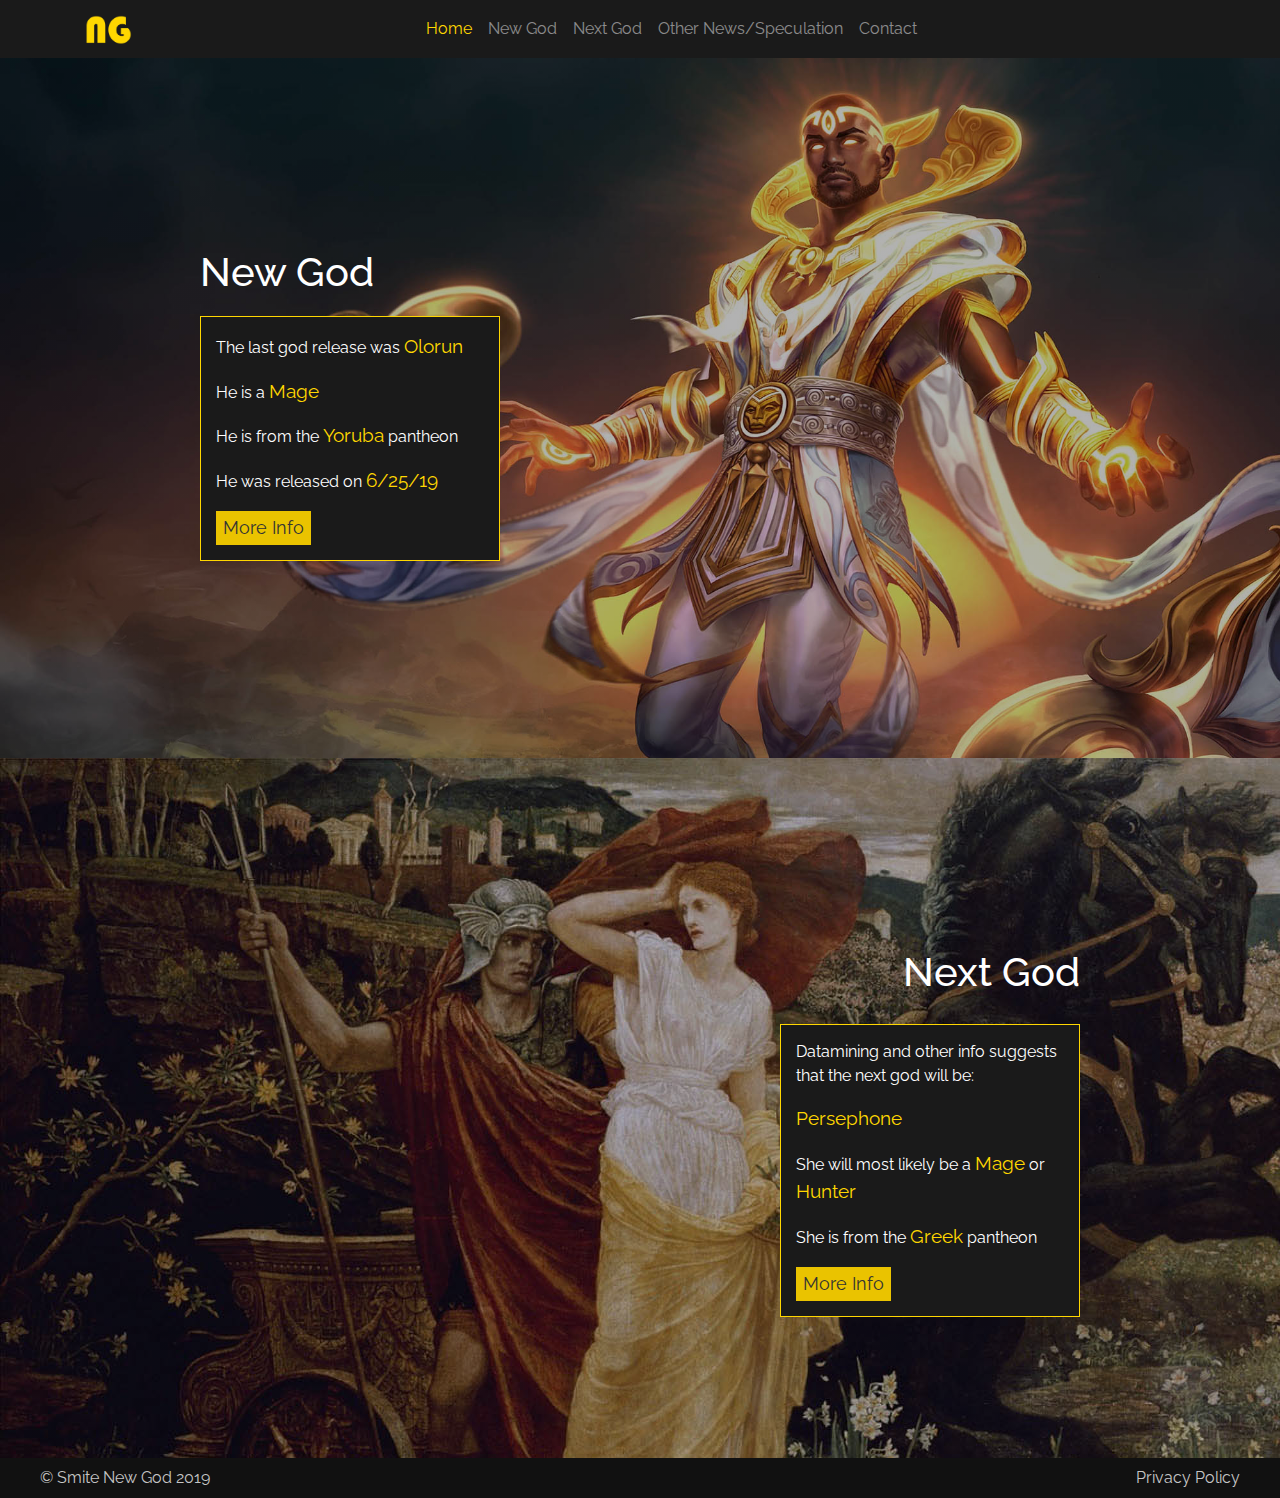
<file: index.html>
<!DOCTYPE html>

<html>
	<head>
		<!-- Global site tag (gtag.js) - Google Analytics -->
		<script async src="https://www.googletagmanager.com/gtag/js?id=UA-143625995-1"></script>
		<script>
		  window.dataLayer = window.dataLayer || [];
		  function gtag(){dataLayer.push(arguments);}
		  gtag('js', new Date());

		  gtag('config', 'UA-143625995-1', {'anonymize_ip' : true});
		</script>
		
		<!-- AdSense -->
		<script async src="https://pagead2.googlesyndication.com/pagead/js/adsbygoogle.js"></script>
		<script>
		  (adsbygoogle = window.adsbygoogle || []).push({
			google_ad_client: "ca-pub-5064326101185449",
			enable_page_level_ads: true
		  });
		</script>

		<meta http-equiv= "Content-Type" content =" text/html; charset=UTF-8">
		<meta charset="utf-8">
		<meta name = "viewport" content = "width=device-width, initial-scale=1">
		<meta name = "description" content = "Latest news on the new Smite God releases and datamining">
		<meta name = "author" content = "TJ Hume">
		<link rel = "icon" href = "assets/img/favicon-oval.png">
		
		<title>Smite New God | Latest News on Smite God Releases and Datamining</title>
		
		<!-- Bootstrap core CSS -->
		<link href = "assets/css/bootstrap.min.css" rel = "stylesheet">
		
		<!-- FontAwesome Icons -->
		<link href="assets/css/font-awesome/css/font-awesome.min.css" rel = "stylesheet">
		
		<!-- Custom CSS -->
		<link href="assets/css/custom.css" rel = "stylesheet">
		
		<!-- Google Fonts -->
		<link href="https://fonts.googleapis.com/css?family=Raleway:400,700" rel="stylesheet">
		
		<!-- HTML 5 shiv and Respond.js IE8 support of HTML5 elements and media queries -->
		
		<!--[if lt IE 9]>
		<script src = "https://oss.maxcdn.com/html5shiv/3.7.2/html5shiv.min.js"</script>
		<script src = "https://oss.maxcdn.com/respond/1.4.2/respond.min.js"></script>"
		<![endif]-->
	</head>
	
	<body>
		<header class = "site-header" role = "banner">
			
			<!-- NAVBAR
			=================================== -->
			<div class = "navbar-wrapper">
				
				<div class="navbar navbar-dark navbar-expand-lg" id = "navbar" role = "navigation">
				
					<div class = "container">
						
						<div class = "navbar-header">
							<a class = "navbar-brand" href="https://tjhume.github.io/smitenewgod/"><img id = "logo" src="assets/img/logo.png" alt = "Smite New God Logo"></a>
						</div><!-- navbar-header -->
						
						<button type = "button" class = "navbar-toggler navbar-toggler-right collapsed" data-toggle = "collapse" data-target = "#nb-collapse">
								<span class = "sr-only">Toggle navigation</span>
								<span class="icon-bar top-bar"></span>
								<span class="icon-bar middle-bar"></span>
								<span class="icon-bar bottom-bar"></span>
						</button><!-- navbar toggler -->
						
						<div class = "collapse navbar-collapse" id = "nb-collapse">
							<ul class = "navbar-nav mx-auto">
								<li class = "nav-item text-nowrap"><a class = "nav-link" id = "active" href = "https://tjhume.github.io/smitenewgod/">Home</a></li>
								<li class = "nav-item text-nowrap"><a class = "nav-link" href = "new-god">New God</a></li>
								<li class = "nav-item text-nowrap"><a class = "nav-link" href = "next-god">Next God</a></li>
								<li class = "nav-item text-nowrap"><a class = "nav-link" href = "other-news">Other News/Speculation</a></li>
								<li class = "nav-item text-nowrap"><a class = "nav-link" href = "contact">Contact</a></li>
							</ul><!-- nav -->
						</div><!-- navbar collapse -->
						
					</div><!-- container -->
				</div><!-- navbar -->
				
			</div><!-- navbar-wrapper -->
			
		</header>
		
		<div class = "img-section left" id = "latest-release">
			<h1>New God</h1>
			<div class = "left-box">
				<p>The last god release was <span class = "god">Olorun</span></p>
				<p>He is a <span class = "class">Mage</span></p>
				<p>He is from the <span class = "pantheon">Yoruba</span> pantheon</p>
				<p>He was released on <span class = "date">6/25/19</span></p>
				<div class = "button"><a href = "new-god"></a>More Info</div>
			</div>
		</div>
		
		<div class = "img-section right" id = "data-mining">
			<h1>Next God</h1>
			<div class = "right-box">
				<p>Datamining and other info suggests that the next god will be:</p>
				<p><span>Persephone</span></p>
				<p>She will most likely be a <span>Mage</span> or <span>Hunter</span></p>
				<p>She is from the <span>Greek</span> pantheon</p>
				<div class = "button"><a href = "next-god"></a>More Info</div>
			</div>
		</div>
		
		<!-- FOOTER
		=================================== -->
		<footer class = "footer">
			<span style = "float: left">&copy; Smite New God 2019</span>
			<span style = "float: right"><a href = "privacy-policy">Privacy Policy</a></span>
		</footer>
		
		<!-- JAVASCRIPT
		=================================== -->
		<script src="assets/js/jquery.min.js"></script>
		<script src="assets/js/bootstrap.min.js"></script>
		
		<script type="text/javascript">
			$( document ).ready(function() {
				
				
				
			});
		</script>
		
	</body>
	
</html>
</file>
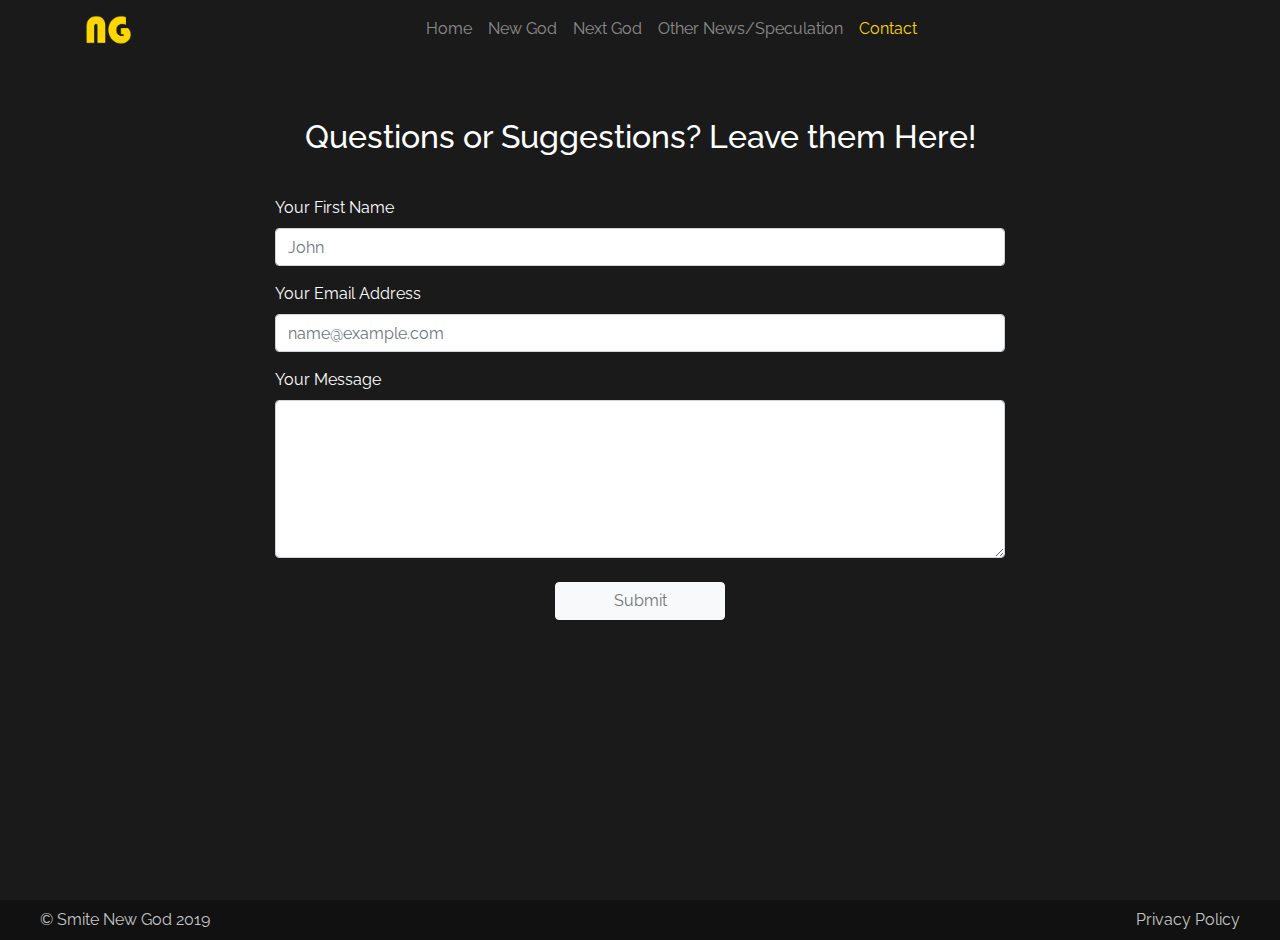
<file: contact.html>
<!DOCTYPE html>

<html>
	<head>
		<!-- Global site tag (gtag.js) - Google Analytics -->
		<script async src="https://www.googletagmanager.com/gtag/js?id=UA-143625995-1"></script>
		<script>
		  window.dataLayer = window.dataLayer || [];
		  function gtag(){dataLayer.push(arguments);}
		  gtag('js', new Date());

		  gtag('config', 'UA-143625995-1', {'anonymize_ip' : true});
		</script>
		
		<!-- AdSense -->
		<script async src="https://pagead2.googlesyndication.com/pagead/js/adsbygoogle.js"></script>
		<script>
		  (adsbygoogle = window.adsbygoogle || []).push({
			google_ad_client: "ca-pub-5064326101185449",
			enable_page_level_ads: true
		  });
		</script>
		<meta http-equiv= "Content-Type" content =" text/html; charset=UTF-8">
		<meta charset="utf-8">
		<meta name = "viewport" content = "width=device-width, initial-scale=1">
		<meta name = "description" content = "Latest news on the new Smite God releases and datamining">
		<meta name = "author" content = "TJ Hume">
		<link rel = "icon" href = "assets/img/favicon-oval.png">
		
		<title>Smite New God | Contact</title>
		
		<!-- Bootstrap core CSS -->
		<link href = "assets/css/bootstrap.min.css" rel = "stylesheet">
		
		<!-- FontAwesome Icons -->
		<link href="assets/css/font-awesome/css/font-awesome.min.css" rel = "stylesheet">
		
		<!-- Custom CSS -->
		<link href="assets/css/custom.css" rel = "stylesheet">
		
		<!-- Google Fonts -->
		<link href="https://fonts.googleapis.com/css?family=Raleway:400,700" rel="stylesheet">
		
		<!-- HTML 5 shiv and Respond.js IE8 support of HTML5 elements and media queries -->
		
		<!--[if lt IE 9]>
		<script src = "https://oss.maxcdn.com/html5shiv/3.7.2/html5shiv.min.js"</script>
		<script src = "https://oss.maxcdn.com/respond/1.4.2/respond.min.js"></script>"
		<![endif]-->
	</head>
	
	<body>
		<header class = "site-header" role = "banner">
			
			<!-- NAVBAR
			=================================== -->
			<div class = "navbar-wrapper">
				
				<div class="navbar navbar-dark navbar-expand-lg" id = "navbar" role = "navigation">
				
					<div class = "container">
						
						<div class = "navbar-header">
							<a class = "navbar-brand" href="https://tjhume.github.io/smitenewgod/"><img id = "logo" src="assets/img/logo.png" alt = "Smite New God Logo"></a>
						</div><!-- navbar-header -->
						
						<button type = "button" class = "navbar-toggler navbar-toggler-right collapsed" data-toggle = "collapse" data-target = "#nb-collapse">
								<span class = "sr-only">Toggle navigation</span>
								<span class="icon-bar top-bar"></span>
								<span class="icon-bar middle-bar"></span>
								<span class="icon-bar bottom-bar"></span>
						</button><!-- navbar toggler -->
						
						<div class = "collapse navbar-collapse" id = "nb-collapse">
							<ul class = "navbar-nav mx-auto">
								<li class = "nav-item text-nowrap"><a class = "nav-link" href = "https://tjhume.github.io/smitenewgod/">Home</a></li>
								<li class = "nav-item text-nowrap"><a class = "nav-link" href = "new-god">New God</a></li>
								<li class = "nav-item text-nowrap"><a class = "nav-link" href = "next-god">Next God</a></li>
								<li class = "nav-item text-nowrap"><a class = "nav-link" href = "other-news">Other News/Speculation</a></li>
								<li class = "nav-item text-nowrap"><a class = "nav-link" id = "active" href = "contact">Contact</a></li>
							</ul><!-- nav -->
						</div><!-- navbar collapse -->
						
					</div><!-- container -->
				</div><!-- navbar -->
				
			</div><!-- navbar-wrapper -->
			
		</header>
		
		<!-- CONTACT
		=================================== -->
		<section id = "contact">
			
			<div class = "container">
				<div class = "section-header">
					<h2>Questions or Suggestions? Leave them Here!</h2>
				</div><!-- section-header -->
				
				
				<div class = "row">
					<div class = "col-sm-8 col-sm-offset-2 mx-auto">
						
						<div id = "error"></div>
						
						<form action="https://formspree.io/ng@smitenewgod.com" method="POST" />
							<div class = "form-group">
								<label for = "contact-name">Your First Name</label>
								<input type= "text" name = "name" class = "form-control mr-2" id = "contact-name" placeholder = "John">
							</div><!-- form-group-->
							<div class="form-group">
								<label for="contact-email">Your Email Address</label>
								<input type="email" name = "email" class="form-control" id="contact-email" placeholder="name@example.com">
							</div><!-- form-group -->
							
							<div class="form-group">
								<label for="contact-task">Your Message</label>
								<textarea name = "task" class="form-control" id="contact-task" rows="6"></textarea>
							</div>
							 
							<div id = "cbutton-container"><button type="submit" name = "submit" class="btn btn-light mb-2 mt-2 text-muted">Submit</button></div>
							
						</form><!-- form -->
						
					</div><!-- col -->
				</div><!-- row -->
				
			</div>
			
		</section>
		
		<!-- FOOTER
		=================================== -->
		<footer class = "footer">
			<span style = "float: left">&copy; Smite New God 2019</span>
			<span style = "float: right"><a href = "privacy-policy">Privacy Policy</a></span>
		</footer>
		
		
		<!-- JAVASCRIPT
		=================================== -->
		<script src="assets/js/jquery.min.js"></script>
		<script src="assets/js/bootstrap.min.js"></script>
		
		<script type="text/javascript">
			$( document ).ready(function() {
				
				//JS form submission validation
			$("form").submit(function(e) {
				
				  var error = "";
				  
				  if ($("#contact-name").val() == "") {
					  
					  error += "The name field is required.<br>"
					  
				  }
				  
				  if ($("#contact-email").val() == "") {
					  
					  error += "The email field is required.<br>"
					  
				  }
				  
				  if ($("#contact-task").val() == "") {
					  
					  error += "The content field is required.<br>"
					  
				  }
				  
				  if (error != "") {
					  
					 $("#error").html('<div class="alert alert-danger" role="alert"><p><strong>There were error(s) in your form:</strong></p>' + error + '</div>');
					  
					  return false;
					  
				} else {
					  
					return true;
					  
				}
			 });
				
			});
		</script>
		
	</body>
	
</html>
</file>
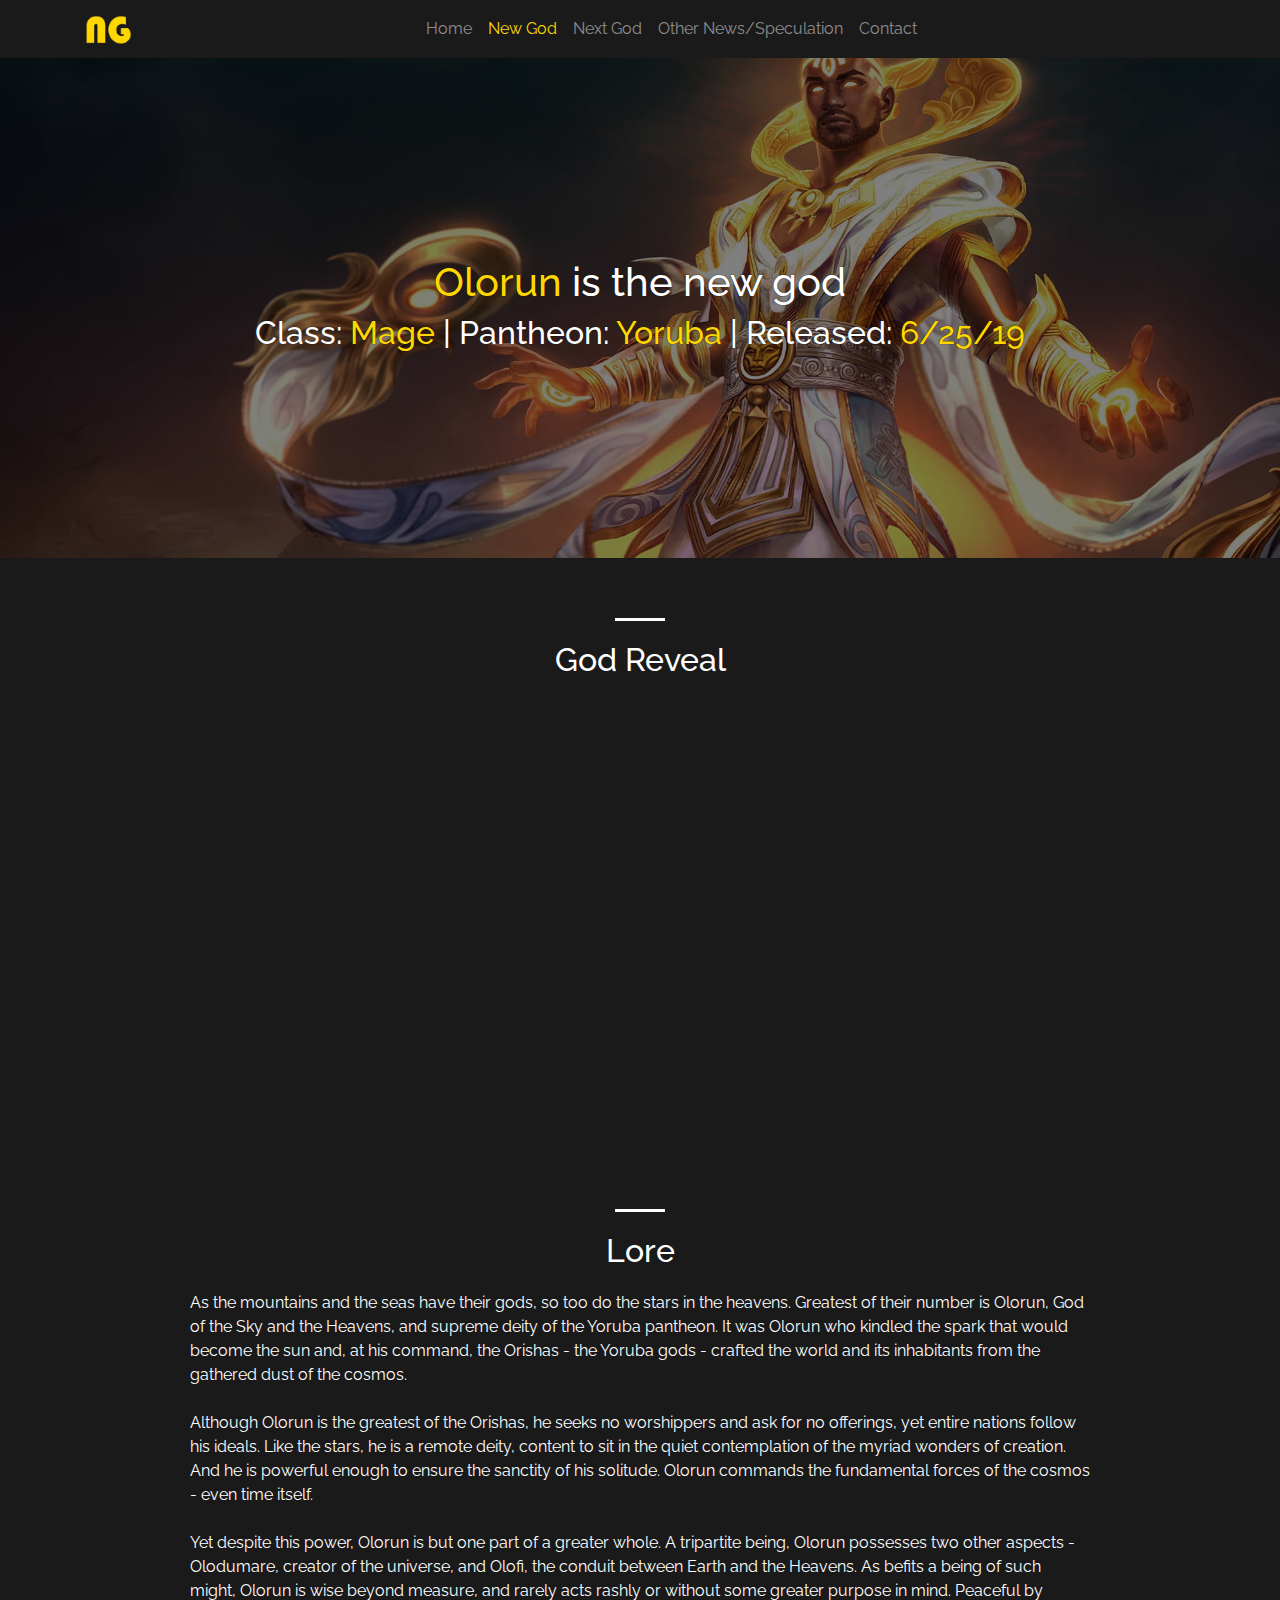
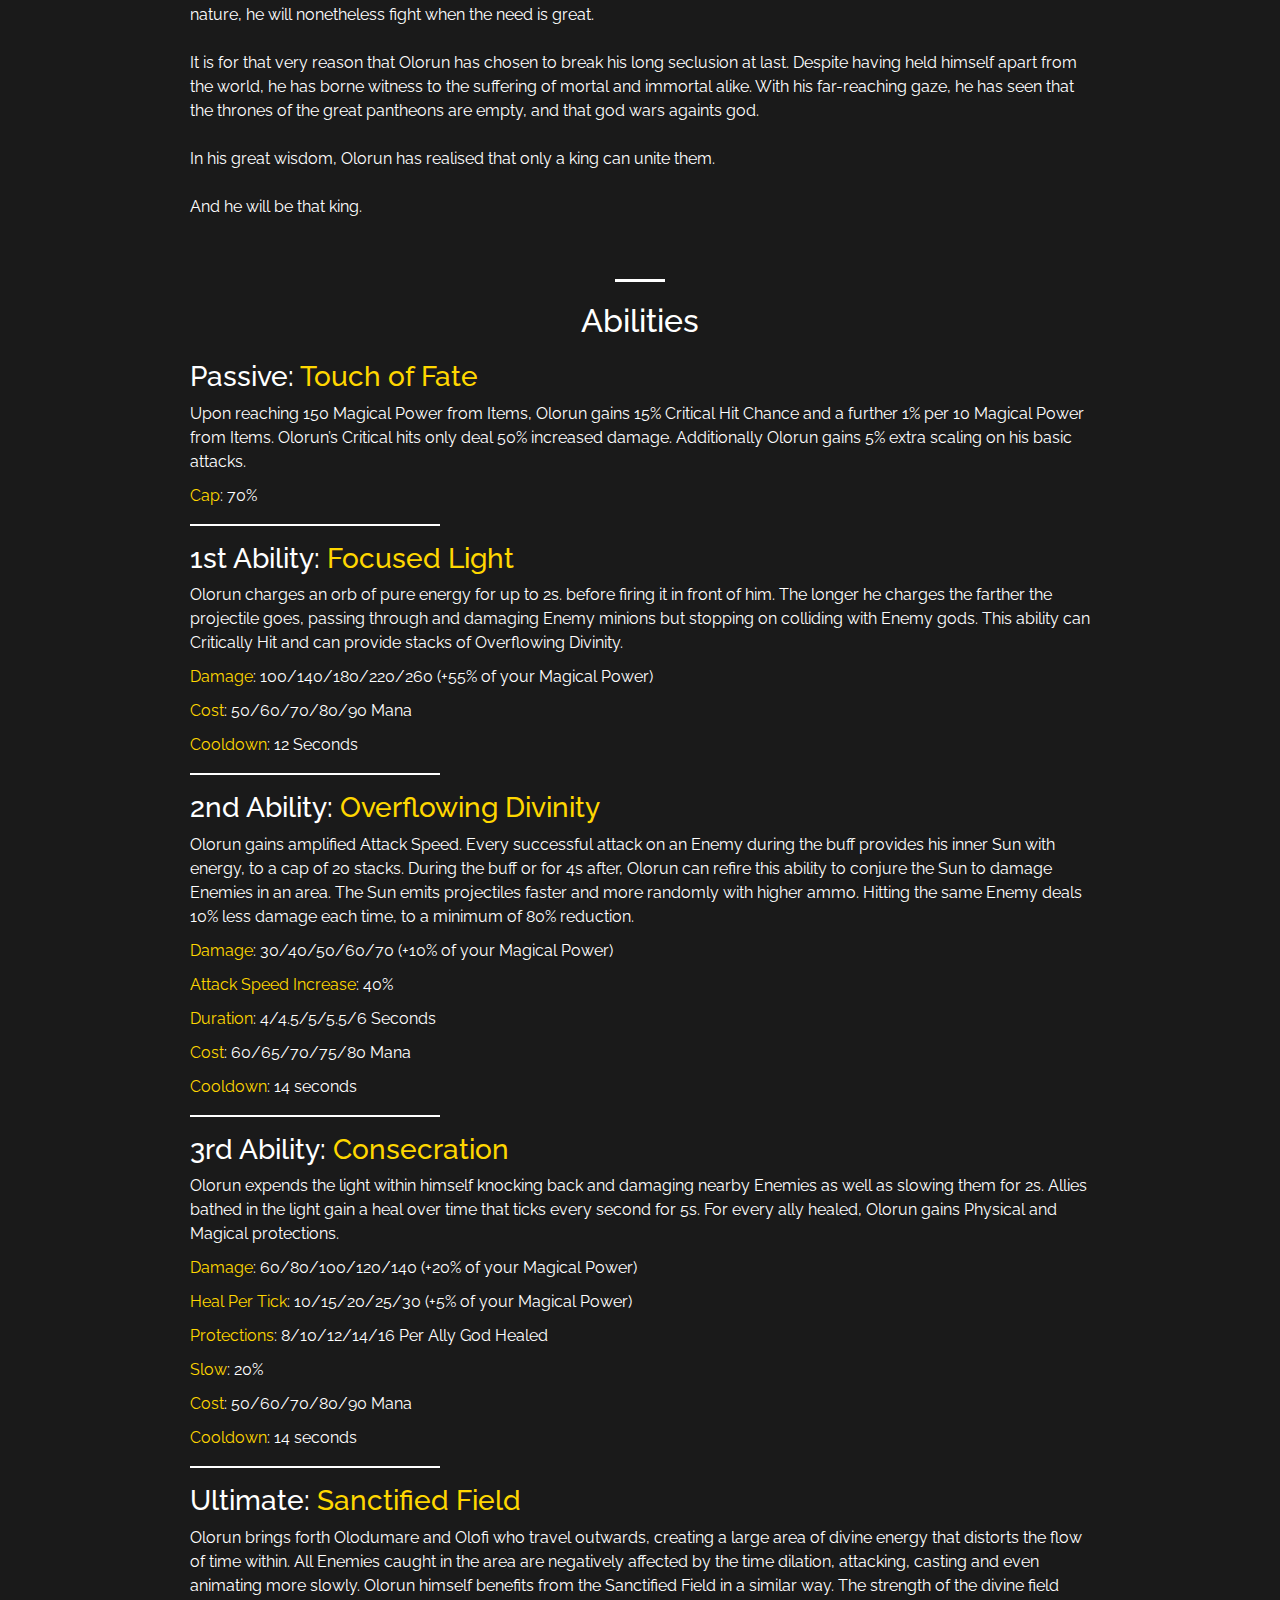
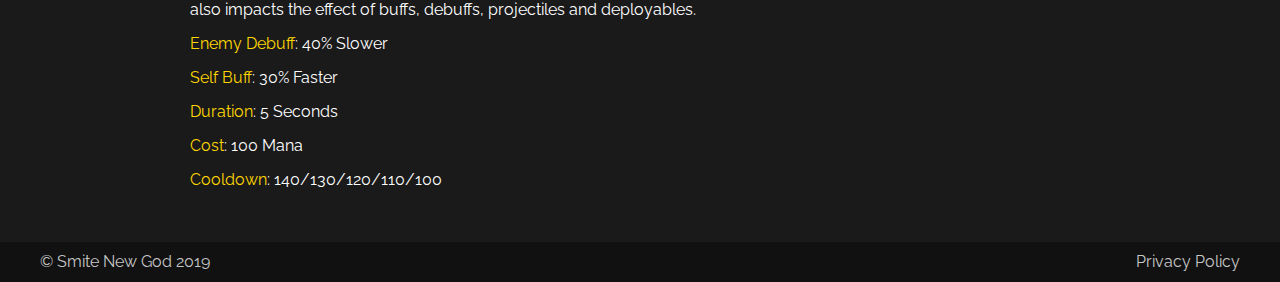
<file: new-god.html>
<!DOCTYPE html>

<html>
	<head>
		<!-- Global site tag (gtag.js) - Google Analytics -->
		<script async src="https://www.googletagmanager.com/gtag/js?id=UA-143625995-1"></script>
		<script>
		  window.dataLayer = window.dataLayer || [];
		  function gtag(){dataLayer.push(arguments);}
		  gtag('js', new Date());

		  gtag('config', 'UA-143625995-1', {'anonymize_ip' : true});
		</script>
		
		<!-- AdSense -->
		<script async src="https://pagead2.googlesyndication.com/pagead/js/adsbygoogle.js"></script>
		<script>
		  (adsbygoogle = window.adsbygoogle || []).push({
			google_ad_client: "ca-pub-5064326101185449",
			enable_page_level_ads: true
		  });
		</script>
		<meta http-equiv= "Content-Type" content =" text/html; charset=UTF-8">
		<meta charset="utf-8">
		<meta name = "viewport" content = "width=device-width, initial-scale=1">
		<meta name = "description" content = "Latest news on the new Smite God releases and datamining">
		<meta name = "author" content = "TJ Hume">
		<link rel = "icon" href = "assets/img/favicon-oval.png">
		
		<title>Smite New God | Olorun</title>
		<meta property="og:title" content="The New Smite God">
		<meta property="og:description" content="The newest God added to Smite is...">
		<meta property="og:image" content="https://smitenewgod.com/assets/img/olorun.jpg">
		<meta property="og:url" content="https://smitenewgod.com/new-god">
		<meta name="twitter:card" content="summary_large_image">
		
		<!-- Bootstrap core CSS -->
		<link href = "assets/css/bootstrap.min.css" rel = "stylesheet">
		
		<!-- FontAwesome Icons -->
		<link href="assets/css/font-awesome/css/font-awesome.min.css" rel = "stylesheet">
		
		<!-- Custom CSS -->
		<link href="assets/css/custom.css" rel = "stylesheet">
		
		<!-- Google Fonts -->
		<link href="https://fonts.googleapis.com/css?family=Raleway:400,700" rel="stylesheet">
		
		<!-- HTML 5 shiv and Respond.js IE8 support of HTML5 elements and media queries -->
		
		<!--[if lt IE 9]>
		<script src = "https://oss.maxcdn.com/html5shiv/3.7.2/html5shiv.min.js"</script>
		<script src = "https://oss.maxcdn.com/respond/1.4.2/respond.min.js"></script>"
		<![endif]-->
	</head>
	
	<body>
		<header class = "site-header" role = "banner">
			
			<!-- NAVBAR
			=================================== -->
			<div class = "navbar-wrapper">
				
				<div class="navbar navbar-dark navbar-expand-lg" id = "navbar" role = "navigation">
				
					<div class = "container">
						
						<div class = "navbar-header">
							<a class = "navbar-brand" href="https://tjhume.github.io/smitenewgod/"><img id = "logo" src="assets/img/logo.png" alt = "Smite New God Logo"></a>
						</div><!-- navbar-header -->
						
						<button type = "button" class = "navbar-toggler navbar-toggler-right collapsed" data-toggle = "collapse" data-target = "#nb-collapse">
								<span class = "sr-only">Toggle navigation</span>
								<span class="icon-bar top-bar"></span>
								<span class="icon-bar middle-bar"></span>
								<span class="icon-bar bottom-bar"></span>
						</button><!-- navbar toggler -->
						
						<div class = "collapse navbar-collapse" id = "nb-collapse">
							<ul class = "navbar-nav mx-auto">
								<li class = "nav-item text-nowrap"><a class = "nav-link" href = "https://tjhume.github.io/smitenewgod/">Home</a></li>
								<li class = "nav-item text-nowrap"><a class = "nav-link" id = "active" href = "new-god">New God</a></li>
								<li class = "nav-item text-nowrap"><a class = "nav-link" href = "next-god">Next God</a></li>
								<li class = "nav-item text-nowrap"><a class = "nav-link" href = "other-news">Other News/Speculation</a></li>
								<li class = "nav-item text-nowrap"><a class = "nav-link" href = "contact">Contact</a></li>
							</ul><!-- nav -->
						</div><!-- navbar collapse -->
						
					</div><!-- container -->
				</div><!-- navbar -->
				
			</div><!-- navbar-wrapper -->
			
		</header>
		
		<!-- PAGE CONTENT
		=================================== -->
		<div class = "content">
			<div class = "feature-image" id = "newest-feature">
				<h1 class = "feature-title"><span>Olorun</span> is the new god</h1>
				<h2>Class: <span>Mage</span> | Pantheon: <span>Yoruba</span> | Released: <span>6/25/19</span></h2>
			</div>
			
			<div class = "god-content">
				<div class = "divider" style = "margin: auto; margin-bottom: 20px; height: 3px; width: 50px;"></div>
				<h2>God Reveal</h2>
				<iframe class = "reveal" src="https://www.youtube.com/embed/ak_pG47168k" frameborder="0" allow="accelerometer; autoplay; encrypted-media; gyroscope; picture-in-picture" allowfullscreen></iframe>
				<div class = "divider" style = "margin: auto; margin-bottom: 20px; height: 3px; width: 50px; margin-top: 60px;"></div>
				<h2>Lore</h2>
				<p>As the mountains and the seas have their gods, so too do the stars in the heavens. Greatest of their number is Olorun, God of the Sky and the Heavens, and supreme deity of the Yoruba pantheon. It was Olorun who kindled the spark that would become the sun and, at his command, the Orishas - the Yoruba gods - crafted the world and its inhabitants from the gathered dust of the cosmos.
				<br /><br />
				Although Olorun is the greatest of the Orishas, he seeks no worshippers and ask for no offerings, yet entire nations follow his ideals. Like the stars, he is a remote deity, content to sit in the quiet contemplation of the myriad wonders of creation. And he is powerful enough to ensure the sanctity of his solitude. Olorun commands the fundamental forces of the cosmos - even time itself.
				<br /><br />
				Yet despite this power, Olorun is but one part of a greater whole. A tripartite being, Olorun possesses two other aspects - Olodumare, creator of the universe, and Olofi, the conduit between Earth and the Heavens. As befits a being of such might, Olorun is wise beyond measure, and rarely acts rashly or without some greater purpose in mind. Peaceful by nature, he will nonetheless fight when the need is great.
				<br /><br />
				It is for that very reason that Olorun has chosen to break his long seclusion at last. Despite having held himself apart from the world, he has borne witness to the suffering of mortal and immortal alike. With his far-reaching gaze, he has seen that the thrones of the great pantheons are empty, and that god wars againts god.
				<br /><br />
				In his great wisdom, Olorun has realised that only a king can unite them.
				<br /><br />
				And he will be that king.</p>
				<div class = "divider" style = "margin: auto; margin-bottom: 20px; height: 3px; width: 50px; margin-top: 60px;"></div>
				<h2>Abilities</h2>
				<h3>Passive: <span>Touch of Fate</span></h3>
				<p>Upon reaching 150 Magical Power from Items, Olorun gains 15% Critical Hit Chance and a further 1% per 10 Magical Power from Items. Olorun’s Critical hits only deal 50% increased damage. Additionally Olorun gains 5% extra scaling on his basic attacks.</p>
				<p><span>Cap</span>: 70%</p>
				<div class = "divider"></div>
				<h3>1st Ability: <span>Focused Light</span></h3>
				<p>Olorun charges an orb of pure energy for up to 2s. before firing it in front of him. The longer he charges the farther the projectile goes, passing through and damaging Enemy minions but stopping on colliding with Enemy gods. This ability can Critically Hit and can provide stacks of Overflowing Divinity.</p>
				<p><span>Damage</span>: 100/140/180/220/260 (+55% of your Magical Power)</p>
				<p><span>Cost</span>: 50/60/70/80/90 Mana</p>
				<p><span>Cooldown</span>: 12 Seconds</p>
				<div class = "divider"></div>
				<h3>2nd Ability: <span>Overflowing Divinity</span></h3>
				<p>Olorun gains amplified Attack Speed. Every successful attack on an Enemy during the buff provides his inner Sun with energy, to a cap of 20 stacks. During the buff or for 4s after, Olorun can refire this ability to conjure the Sun to damage Enemies in an area. The Sun emits projectiles faster and more randomly with higher ammo. Hitting the same Enemy deals 10% less damage each time, to a minimum of 80% reduction.</p>
				<p><span>Damage</span>: 30/40/50/60/70 (+10% of your Magical Power)</p>
				<p><span>Attack Speed Increase</span>: 40%</p>
				<p><span>Duration</span>: 4/4.5/5/5.5/6 Seconds</p>
				<p><span>Cost</span>: 60/65/70/75/80 Mana</p>
				<p><span>Cooldown</span>: 14 seconds</p>
				<div class = "divider"></div>
				<h3>3rd Ability: <span>Consecration</span></h3>
				<p>Olorun expends the light within himself knocking back and damaging nearby Enemies as well as slowing them for 2s. Allies bathed in the light gain a heal over time that ticks every second for 5s. For every ally healed, Olorun gains Physical and Magical protections.</p>
				<p><span>Damage</span>: 60/80/100/120/140 (+20% of your Magical Power)</p>
				<p><span>Heal Per Tick</span>: 10/15/20/25/30 (+5% of your Magical Power)</p>
				<p><span>Protections</span>: 8/10/12/14/16 Per Ally God Healed</p>
				<p><span>Slow</span>: 20%</p>
				<p><span>Cost</span>: 50/60/70/80/90 Mana</p>
				<p><span>Cooldown</span>: 14 seconds</p>
				<div class = "divider"></div>
				<h3>Ultimate: <span>Sanctified Field</span></h3>
				<p>Olorun brings forth Olodumare and Olofi who travel outwards, creating a large area of divine energy that distorts the flow of time within. All Enemies caught in the area are negatively affected by the time dilation, attacking, casting and even animating more slowly. Olorun himself benefits from the Sanctified Field in a similar way. The strength of the divine field also impacts the effect of buffs, debuffs, projectiles and deployables.</p>
				<p><span>Enemy Debuff</span>: 40% Slower</p>
				<p><span>Self Buff</span>: 30% Faster</p>
				<p><span>Duration</span>: 5 Seconds</p>
				<p><span>Cost</span>: 100 Mana</p>
				<p><span>Cooldown</span>: 140/130/120/110/100</p>
			</div>
		</div>
		
		<!-- FOOTER
		=================================== -->
		<footer class = "footer">
			<span style = "float: left">&copy; Smite New God 2019</span>
			<span style = "float: right"><a href = "privacy-policy">Privacy Policy</a></span>
		</footer>
		
		<!-- JAVASCRIPT
		=================================== -->
		<script src="assets/js/jquery.min.js"></script>
		<script src="assets/js/bootstrap.min.js"></script>
		
		<script type="text/javascript">
			$( document ).ready(function() {
				
				
				
			});
		</script>
		
	</body>
	
</html>
</file>
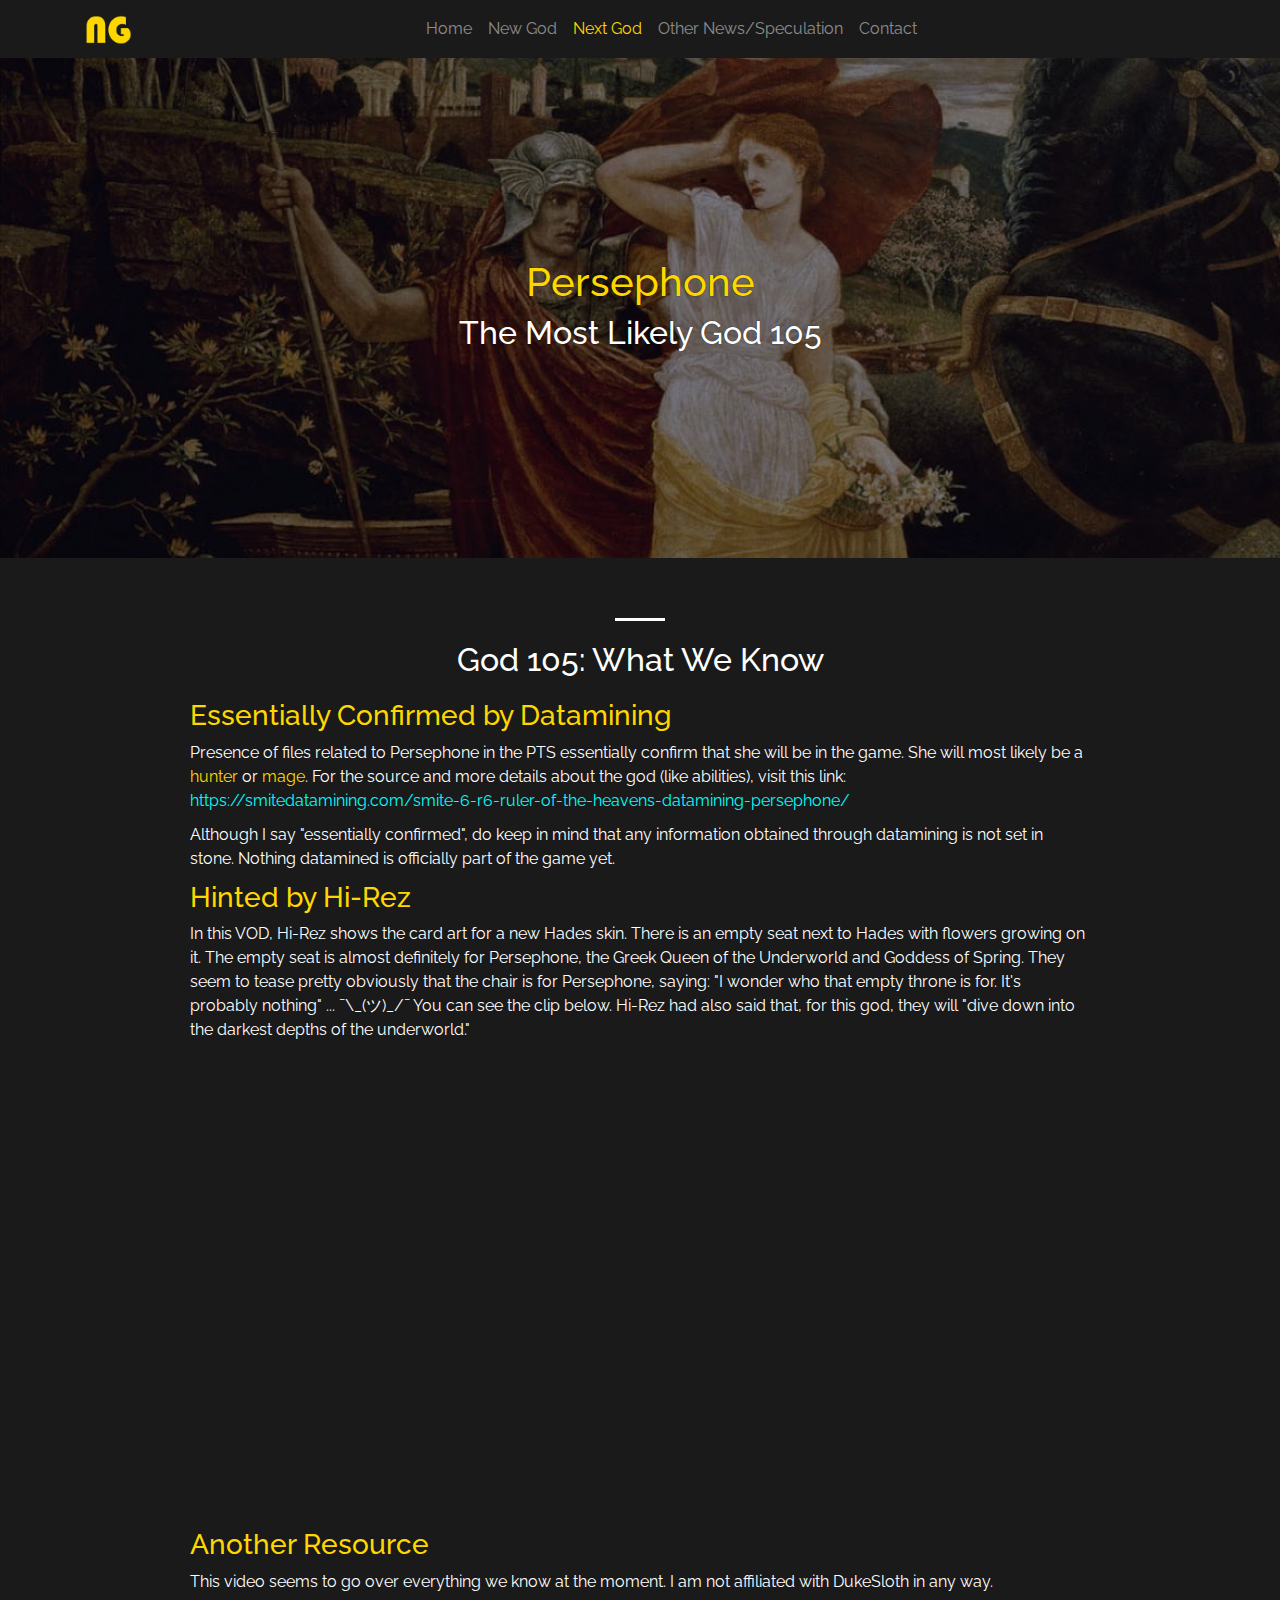
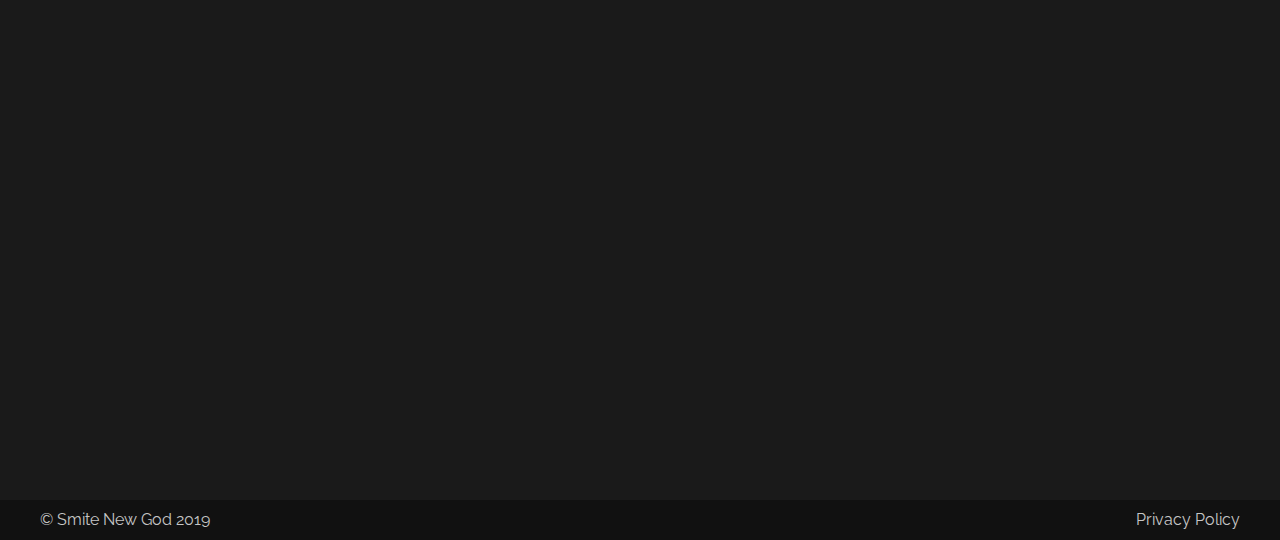
<file: next-god.html>
<!DOCTYPE html>

<html>
	<head>
		<!-- Global site tag (gtag.js) - Google Analytics -->
		<script async src="https://www.googletagmanager.com/gtag/js?id=UA-143625995-1"></script>
		<script>
		  window.dataLayer = window.dataLayer || [];
		  function gtag(){dataLayer.push(arguments);}
		  gtag('js', new Date());

		  gtag('config', 'UA-143625995-1', {'anonymize_ip' : true});
		</script>
		
		<!-- AdSense -->
		<script async src="https://pagead2.googlesyndication.com/pagead/js/adsbygoogle.js"></script>
		<script>
		  (adsbygoogle = window.adsbygoogle || []).push({
			google_ad_client: "ca-pub-5064326101185449",
			enable_page_level_ads: true
		  });
		</script>
		<meta http-equiv= "Content-Type" content =" text/html; charset=UTF-8">
		<meta charset="utf-8">
		<meta name = "viewport" content = "width=device-width, initial-scale=1">
		<meta name = "description" content = "Latest news on the new Smite God releases and datamining">
		<meta name = "author" content = "TJ Hume">
		<link rel = "icon" href = "assets/img/favicon-oval.png">
		
		<title>Smite New God | Persephone</title>
		<meta property="og:title" content="The Next Smite God">
		<meta property="og:description" content="Datamining and other information essentially confirms that the next god will be...">
		<meta property="og:image" content="https://smitenewgod.com/assets/img/persephone.jpg">
		<meta property="og:url" content="https://smitenewgod.com/next-god">
		<meta name="twitter:card" content="summary_large_image">
		
		<!-- Bootstrap core CSS -->
		<link href = "assets/css/bootstrap.min.css" rel = "stylesheet">
		
		<!-- FontAwesome Icons -->
		<link href="assets/css/font-awesome/css/font-awesome.min.css" rel = "stylesheet">
		
		<!-- Custom CSS -->
		<link href="assets/css/custom.css" rel = "stylesheet">
		
		<!-- Google Fonts -->
		<link href="https://fonts.googleapis.com/css?family=Raleway:400,700" rel="stylesheet">
		
		<!-- HTML 5 shiv and Respond.js IE8 support of HTML5 elements and media queries -->
		
		<!--[if lt IE 9]>
		<script src = "https://oss.maxcdn.com/html5shiv/3.7.2/html5shiv.min.js"</script>
		<script src = "https://oss.maxcdn.com/respond/1.4.2/respond.min.js"></script>"
		<![endif]-->
	</head>
	
	<body>
		<header class = "site-header" role = "banner">
			
			<!-- NAVBAR
			=================================== -->
			<div class = "navbar-wrapper">
				
				<div class="navbar navbar-dark navbar-expand-lg" id = "navbar" role = "navigation">
				
					<div class = "container">
						
						<div class = "navbar-header">
							<a class = "navbar-brand" href="https://tjhume.github.io/smitenewgod/"><img id = "logo" src="assets/img/logo.png" alt = "Smite New God Logo"></a>
						</div><!-- navbar-header -->
						
						<button type = "button" class = "navbar-toggler navbar-toggler-right collapsed" data-toggle = "collapse" data-target = "#nb-collapse">
								<span class = "sr-only">Toggle navigation</span>
								<span class="icon-bar top-bar"></span>
								<span class="icon-bar middle-bar"></span>
								<span class="icon-bar bottom-bar"></span>
						</button><!-- navbar toggler -->
						
						<div class = "collapse navbar-collapse" id = "nb-collapse">
							<ul class = "navbar-nav mx-auto">
								<li class = "nav-item text-nowrap"><a class = "nav-link" href = "https://tjhume.github.io/smitenewgod/">Home</a></li>
								<li class = "nav-item text-nowrap"><a class = "nav-link" href = "new-god">New God</a></li>
								<li class = "nav-item text-nowrap"><a class = "nav-link" id = "active" href = "next-god">Next God</a></li>
								<li class = "nav-item text-nowrap"><a class = "nav-link" href = "other-news">Other News/Speculation</a></li>
								<li class = "nav-item text-nowrap"><a class = "nav-link" href = "contact">Contact</a></li>
							</ul><!-- nav -->
						</div><!-- navbar collapse -->
						
					</div><!-- container -->
				</div><!-- navbar -->
				
			</div><!-- navbar-wrapper -->
			
		</header>
		
		<!-- PAGE CONTENT
		=================================== -->
		<div class = "content">
			<div class = "feature-image" id = "next-feature">
				<h1 class = "feature-title"><span>Persephone</span></h1>
				<h2>The Most Likely God 105</h2>
			</div>
			
			<div class = "god-content">
				<div class = "divider" style = "margin: auto; margin-bottom: 20px; height: 3px; width: 50px;"></div>
				<h2>God 105: What We Know</h2>
				<h3><span>Essentially Confirmed by Datamining</span></h3>
				<p>Presence of files related to Persephone in the PTS essentially confirm that she will be in the game. She will most likely be a <span>hunter</span> or <span>mage</span>. For the source and more details about the god (like abilities), visit this link: <a href = "https://smitedatamining.com/smite-6-r6-ruler-of-the-heavens-datamining-persephone/">https://smitedatamining.com/smite-6-r6-ruler-of-the-heavens-datamining-persephone/</a></p>
				<p>Although I say "essentially confirmed", do keep in mind that any information obtained through datamining is not set in stone. Nothing datamined is officially part of the game yet.</p>
				<h3><span>Hinted by Hi-Rez</span></h3>
				<p>In this VOD, Hi-Rez shows the card art for a new Hades skin. There is an empty seat next to Hades with flowers growing on it. The empty seat is almost definitely for Persephone, the Greek Queen of the Underworld and Goddess of Spring. They seem to tease pretty obviously that the chair is for Persephone, saying: "I wonder who that empty throne is for. It's probably nothing" ... ¯\_(ツ)_/¯ You can see the clip below. Hi-Rez had also said that, for this god, they will "dive down into the darkest depths of the underworld."</p>
				<iframe class = "reveal" src="https://www.youtube.com/embed/_O3d1QS0m50?start=4580" frameborder="0" allow="accelerometer; autoplay; encrypted-media; gyroscope; picture-in-picture" allowfullscreen></iframe>
				<h3 style = "margin-top: 20px;"><span>Another Resource</span></h3>
				<p>This video seems to go over everything we know at the moment. I am not affiliated with DukeSloth in any way.</p>
				<iframe class = "reveal" src="https://www.youtube.com/embed/hXT_zPKtF4k" frameborder="0" allow="accelerometer; autoplay; encrypted-media; gyroscope; picture-in-picture" allowfullscreen></iframe>
			</div>
		</div>
		
		<!-- FOOTER
		=================================== -->
		<footer class = "footer">
			<span style = "float: left">&copy; Smite New God 2019</span>
			<span style = "float: right"><a href = "privacy-policy">Privacy Policy</a></span>
		</footer>
		
		<!-- JAVASCRIPT
		=================================== -->
		<script src="assets/js/jquery.min.js"></script>
		<script src="assets/js/bootstrap.min.js"></script>
		
		<script type="text/javascript">
			$( document ).ready(function() {
				
				
				
			});
		</script>
		
	</body>
	
</html>
</file>
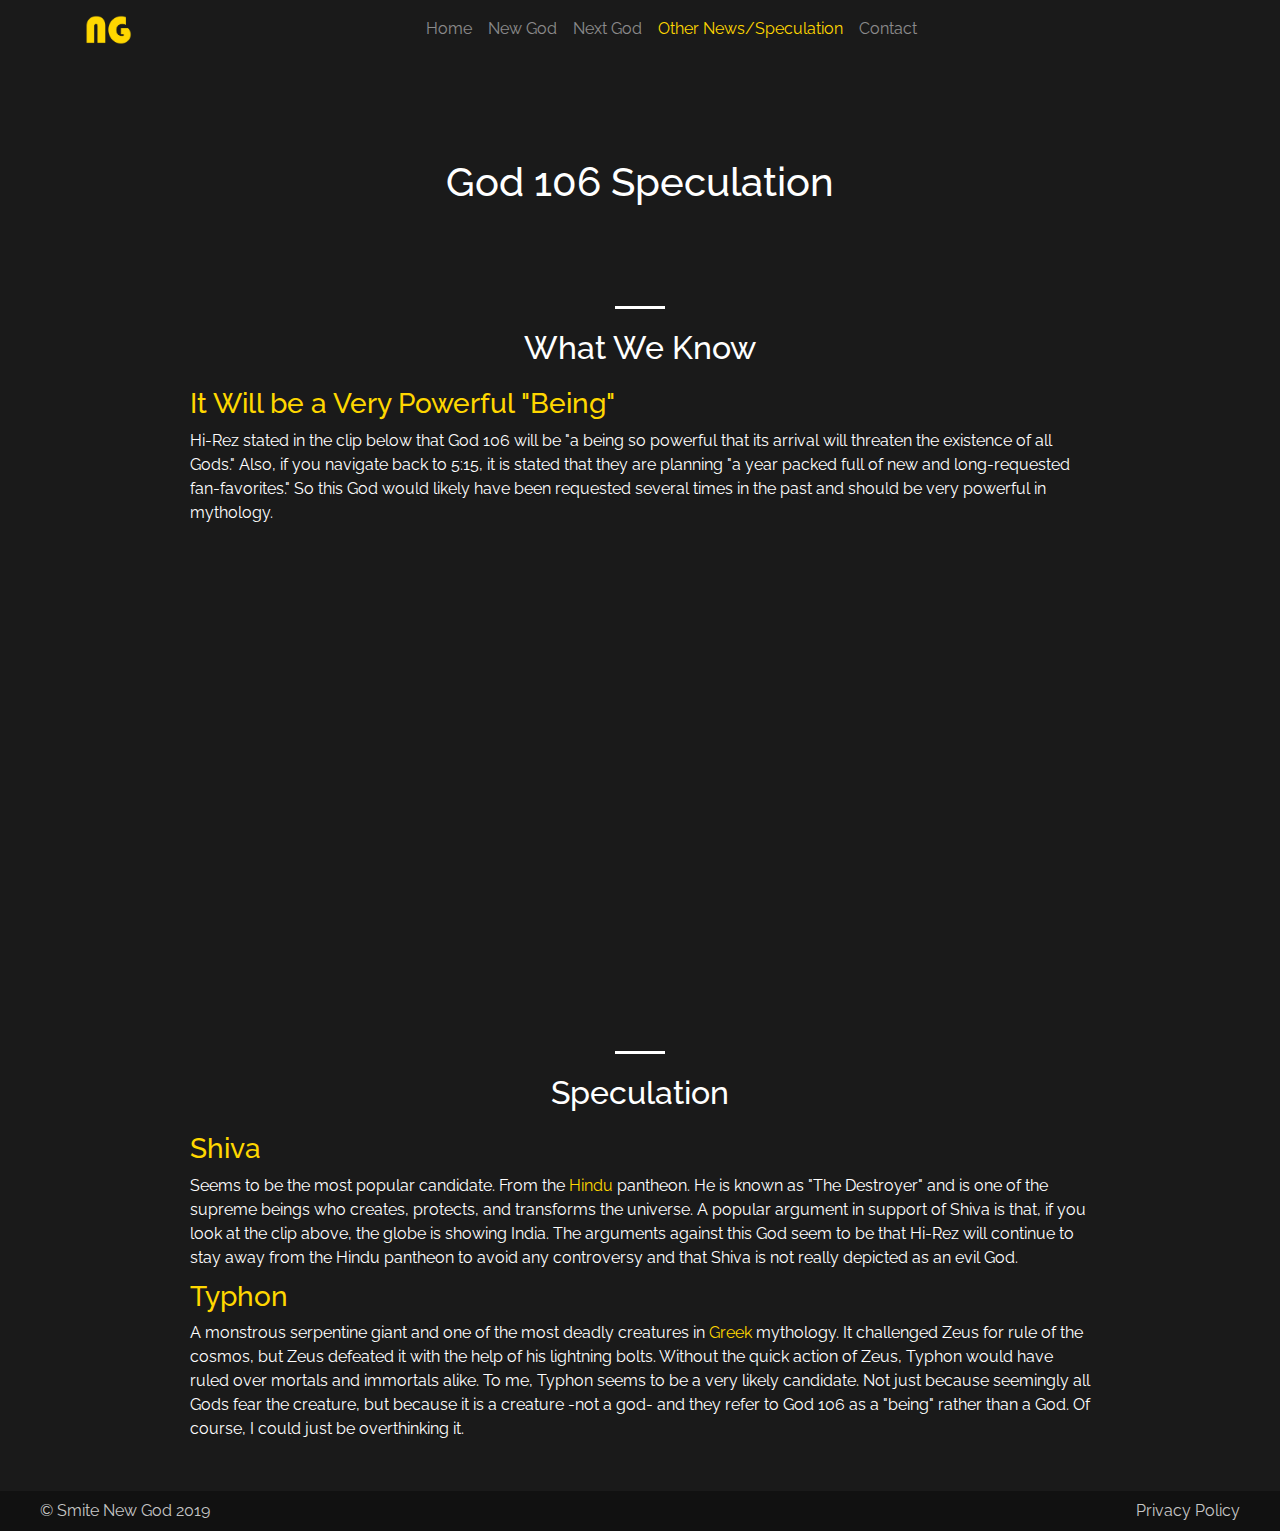
<file: other-news.html>
<!DOCTYPE html>

<html>
	<head>
		<!-- Global site tag (gtag.js) - Google Analytics -->
		<script async src="https://www.googletagmanager.com/gtag/js?id=UA-143625995-1"></script>
		<script>
		  window.dataLayer = window.dataLayer || [];
		  function gtag(){dataLayer.push(arguments);}
		  gtag('js', new Date());

		  gtag('config', 'UA-143625995-1', {'anonymize_ip' : true});
		</script>
		
		<!-- AdSense -->
		<script async src="https://pagead2.googlesyndication.com/pagead/js/adsbygoogle.js"></script>
		<script>
		  (adsbygoogle = window.adsbygoogle || []).push({
			google_ad_client: "ca-pub-5064326101185449",
			enable_page_level_ads: true
		  });
		</script>
		<meta http-equiv= "Content-Type" content =" text/html; charset=UTF-8">
		<meta charset="utf-8">
		<meta name = "viewport" content = "width=device-width, initial-scale=1">
		<meta name = "description" content = "Latest news on the new Smite God releases and datamining">
		<meta name = "author" content = "TJ Hume">
		<link rel = "icon" href = "assets/img/favicon-oval.png">
		
		<title>Smite New God | Other News & Speculation</title>
		<meta property="og:title" content="God 106: What We Know">
		<meta property="og:description" content="Latest news on the new Smite God releases and datamining">
		<meta property="og:image" content="https://smitenewgod.com/assets/img/olorun.jpg">
		<meta property="og:url" content="https://smitenewgod.com/other-news">
		<meta name="twitter:card" content="summary_large_image">
		
		<!-- Bootstrap core CSS -->
		<link href = "assets/css/bootstrap.min.css" rel = "stylesheet">
		
		<!-- FontAwesome Icons -->
		<link href="assets/css/font-awesome/css/font-awesome.min.css" rel = "stylesheet">
		
		<!-- Custom CSS -->
		<link href="assets/css/custom.css" rel = "stylesheet">
		
		<!-- Google Fonts -->
		<link href="https://fonts.googleapis.com/css?family=Raleway:400,700" rel="stylesheet">
		
		<!-- HTML 5 shiv and Respond.js IE8 support of HTML5 elements and media queries -->
		
		<!--[if lt IE 9]>
		<script src = "https://oss.maxcdn.com/html5shiv/3.7.2/html5shiv.min.js"</script>
		<script src = "https://oss.maxcdn.com/respond/1.4.2/respond.min.js"></script>"
		<![endif]-->
	</head>
	
	<body>
		<header class = "site-header" role = "banner">
			
			<!-- NAVBAR
			=================================== -->
			<div class = "navbar-wrapper">
				
				<div class="navbar navbar-dark navbar-expand-lg" id = "navbar" role = "navigation">
				
					<div class = "container">
						
						<div class = "navbar-header">
							<a class = "navbar-brand" href="https://tjhume.github.io/smitenewgod/"><img id = "logo" src="assets/img/logo.png" alt = "Smite New God Logo"></a>
						</div><!-- navbar-header -->
						
						<button type = "button" class = "navbar-toggler navbar-toggler-right collapsed" data-toggle = "collapse" data-target = "#nb-collapse">
								<span class = "sr-only">Toggle navigation</span>
								<span class="icon-bar top-bar"></span>
								<span class="icon-bar middle-bar"></span>
								<span class="icon-bar bottom-bar"></span>
						</button><!-- navbar toggler -->
						
						<div class = "collapse navbar-collapse" id = "nb-collapse">
							<ul class = "navbar-nav mx-auto">
								<li class = "nav-item text-nowrap"><a class = "nav-link" href = "https://tjhume.github.io/smitenewgod/">Home</a></li>
								<li class = "nav-item text-nowrap"><a class = "nav-link" href = "new-god">New God</a></li>
								<li class = "nav-item text-nowrap"><a class = "nav-link" href = "next-god">Next God</a></li>
								<li class = "nav-item text-nowrap"><a class = "nav-link" id = "active" href = "other-news">Other News/Speculation</a></li>
								<li class = "nav-item text-nowrap"><a class = "nav-link" href = "contact">Contact</a></li>
							</ul><!-- nav -->
						</div><!-- navbar collapse -->
						
					</div><!-- container -->
				</div><!-- navbar -->
				
			</div><!-- navbar-wrapper -->
			
		</header>
		
		<!-- PAGE CONTENT
		=================================== -->
		<div class = "content">
		
				<h1 id = "other-news">God 106 Speculation</h1>
			
			<div class = "god-content">
				<div class = "divider" style = "margin: auto; margin-bottom: 20px; height: 3px; width: 50px;"></div>
				<h2>What We Know</h2>
				<h3><span>It Will be a Very Powerful "Being"</span></h3>
				<p>Hi-Rez stated in the clip below that God 106 will be "a being so powerful that its arrival will threaten the existence of all Gods." Also, if you navigate back to 5:15, it is stated that they are planning "a year packed full of new and long-requested fan-favorites." So this God would likely have been requested several times in the past and should be very powerful in mythology.</p>
				<p><iframe class = "reveal" src="https://www.youtube.com/embed/d_5UtzFOs2k?start=357" frameborder="0" allow="accelerometer; autoplay; encrypted-media; gyroscope; picture-in-picture" allowfullscreen></iframe></p>
				<div class = "divider" style = "margin: auto; margin-bottom: 20px; margin-top: 60px; height: 3px; width: 50px;"></div>
				<h2>Speculation</h2>
				<h3><span>Shiva</span></h3>
				<p>Seems to be the most popular candidate. From the <span>Hindu</span> pantheon. He is known as "The Destroyer" and is one of the supreme beings who creates, protects, and transforms the universe. A popular argument in support of Shiva is that, if you look at the clip above, the globe is showing India. The arguments against this God seem to be that Hi-Rez will continue to stay away from the Hindu pantheon to avoid any controversy and that Shiva is not really depicted as an evil God.</p>
				<h3><span>Typhon</span></h3>
				<p>A monstrous serpentine giant and one of the most deadly creatures in <span>Greek</span> mythology. It challenged Zeus for rule of the cosmos, but Zeus defeated it with the help of his lightning bolts. Without the quick action of Zeus, Typhon would have ruled over mortals and immortals alike. To me, Typhon seems to be a very likely candidate. Not just because seemingly all Gods fear the creature, but because it is a creature -not a god- and they refer to God 106 as a "being" rather than a God. Of course, I could just be overthinking it.</p>
			</div>
		</div>
		
		<!-- FOOTER
		=================================== -->
		<footer class = "footer">
			<span style = "float: left">&copy; Smite New God 2019</span>
			<span style = "float: right"><a href = "privacy-policy">Privacy Policy</a></span>
		</footer>
		
		<!-- JAVASCRIPT
		=================================== -->
		<script src="assets/js/jquery.min.js"></script>
		<script src="assets/js/bootstrap.min.js"></script>
		
		<script type="text/javascript">
			$( document ).ready(function() {
				
				
				
			});
		</script>
		
	</body>
	
</html>
</file>
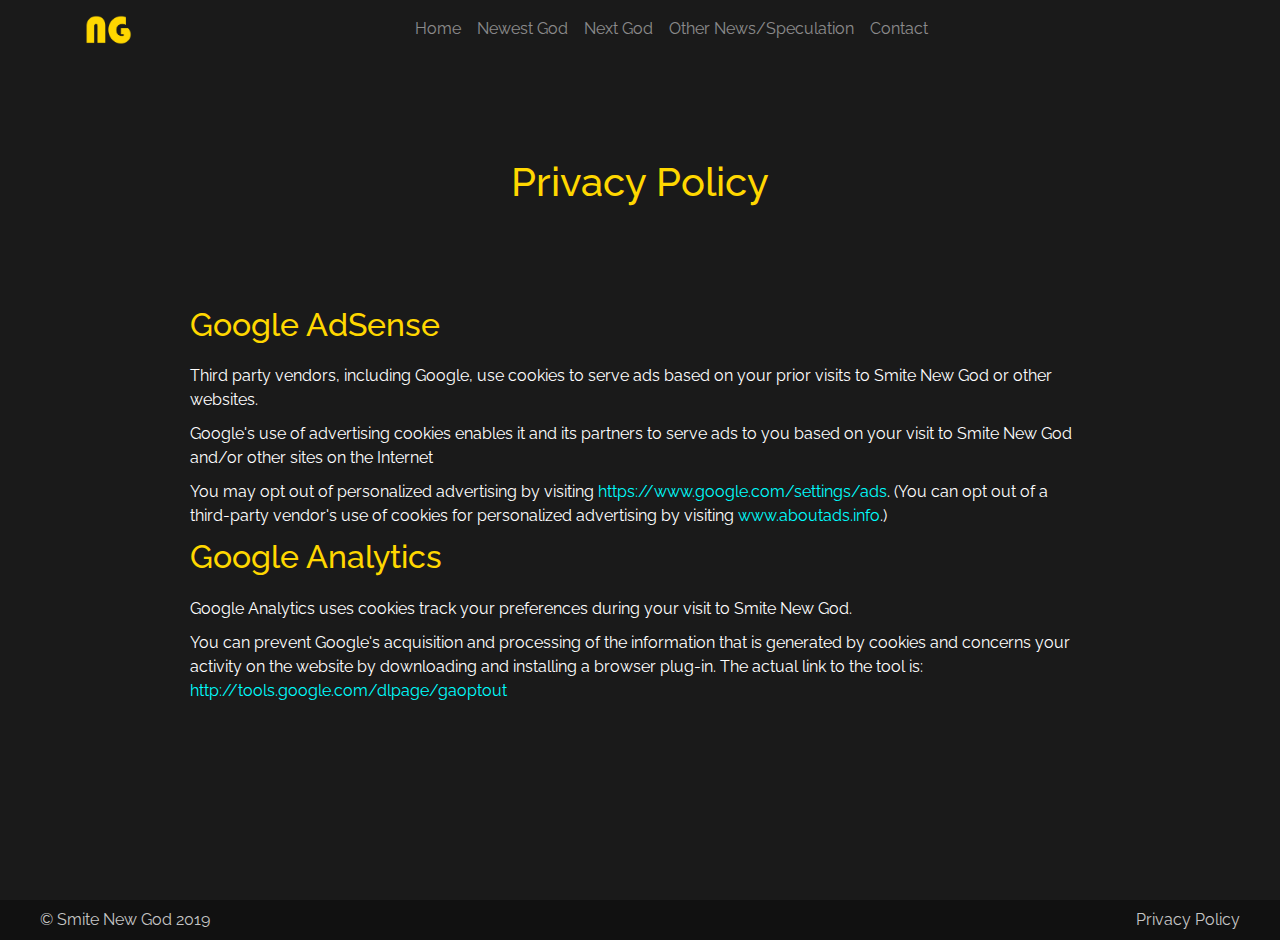
<file: privacy-policy.html>
<!DOCTYPE html>

<html>
	<head>
		<!-- Global site tag (gtag.js) - Google Analytics -->
		<script async src="https://www.googletagmanager.com/gtag/js?id=UA-143625995-1"></script>
		<script>
		  window.dataLayer = window.dataLayer || [];
		  function gtag(){dataLayer.push(arguments);}
		  gtag('js', new Date());

		  gtag('config', 'UA-143625995-1', {'anonymize_ip' : true});
		</script>
		
		<!-- AdSense -->
		<script async src="https://pagead2.googlesyndication.com/pagead/js/adsbygoogle.js"></script>
		<script>
		  (adsbygoogle = window.adsbygoogle || []).push({
			google_ad_client: "ca-pub-5064326101185449",
			enable_page_level_ads: true
		  });
		</script>
		<meta http-equiv= "Content-Type" content =" text/html; charset=UTF-8">
		<meta charset="utf-8">
		<meta name = "viewport" content = "width=device-width, initial-scale=1">
		<meta name = "description" content = "Latest news on the new Smite God releases and datamining">
		<meta name = "author" content = "TJ Hume">
		<link rel = "icon" href = "assets/img/favicon-oval.png">
		
		<title>Smite New God | Privacy Policy</title>
		
		<!-- Bootstrap core CSS -->
		<link href = "assets/css/bootstrap.min.css" rel = "stylesheet">
		
		<!-- FontAwesome Icons -->
		<link href="assets/css/font-awesome/css/font-awesome.min.css" rel = "stylesheet">
		
		<!-- Custom CSS -->
		<link href="assets/css/custom.css" rel = "stylesheet">
		
		<!-- Google Fonts -->
		<link href="https://fonts.googleapis.com/css?family=Raleway:400,700" rel="stylesheet">
		
		<!-- HTML 5 shiv and Respond.js IE8 support of HTML5 elements and media queries -->
		
		<!--[if lt IE 9]>
		<script src = "https://oss.maxcdn.com/html5shiv/3.7.2/html5shiv.min.js"</script>
		<script src = "https://oss.maxcdn.com/respond/1.4.2/respond.min.js"></script>"
		<![endif]-->
	</head>
	
	<body>
		<header class = "site-header" role = "banner">
			
			<!-- NAVBAR
			=================================== -->
			<div class = "navbar-wrapper">
				
				<div class="navbar navbar-dark navbar-expand-lg" id = "navbar" role = "navigation">
				
					<div class = "container">
						
						<div class = "navbar-header">
							<a class = "navbar-brand" href="https://tjhume.github.io/smitenewgod/"><img id = "logo" src="assets/img/logo.png" alt = "Smite New God Logo"></a>
						</div><!-- navbar-header -->
						
						<button type = "button" class = "navbar-toggler navbar-toggler-right collapsed" data-toggle = "collapse" data-target = "#nb-collapse">
								<span class = "sr-only">Toggle navigation</span>
								<span class="icon-bar top-bar"></span>
								<span class="icon-bar middle-bar"></span>
								<span class="icon-bar bottom-bar"></span>
						</button><!-- navbar toggler -->
						
						<div class = "collapse navbar-collapse" id = "nb-collapse">
							<ul class = "navbar-nav mx-auto">
								<li class = "nav-item text-nowrap"><a class = "nav-link" href = "https://tjhume.github.io/smitenewgod/">Home</a></li>
								<li class = "nav-item text-nowrap"><a class = "nav-link" href = "new-god">Newest God</a></li>
								<li class = "nav-item text-nowrap"><a class = "nav-link" href = "next-god">Next God</a></li>
								<li class = "nav-item text-nowrap"><a class = "nav-link" href = "other-news">Other News/Speculation</a></li>
								<li class = "nav-item text-nowrap"><a class = "nav-link" href = "contact">Contact</a></li>
							</ul><!-- nav -->
						</div><!-- navbar collapse -->
						
					</div><!-- container -->
				</div><!-- navbar -->
				
			</div><!-- navbar-wrapper -->
			
		</header>
		
		<!-- PAGE CONTENT
		=================================== -->
		<div class = "content">
		
			<h1 class = "feature-title" style = "padding-top: 100px;"><span>Privacy Policy</span></h1>
			
			<div class = "god-content">
				<h2 style = "text-align: left; margin-top: 100px;"><span>Google AdSense</span></h2>
				<p>Third party vendors, including Google, use cookies to serve ads based on your prior visits to Smite New God or other websites.</p>
				<p>Google's use of advertising cookies enables it and its partners to serve ads to you based on your visit to Smite New God and/or other sites on the Internet</p>
				<p>You may opt out of personalized advertising by visiting <a href = "https://www.google.com/settings/ads">https://www.google.com/settings/ads</a>. (You can opt out of a third-party vendor's use of cookies for personalized advertising by visiting <a href = "http://www.aboutads.info">www.aboutads.info</a>.)</p>
				<h2 style = "text-align: left;"><span>Google Analytics</span></h2>
				<p>Google Analytics uses cookies track your preferences during your visit to Smite New God.</p>
				<p>You can prevent Google's acquisition and processing of the information that is generated by cookies and concerns your activity on the website by downloading and installing a browser plug-in. The actual link to the tool is: <a href = "http://tools.google.com/dlpage/gaoptout">http://tools.google.com/dlpage/gaoptout</a></p>
				
			</div>
		</div>
		
		<!-- FOOTER
		=================================== -->
		<footer class = "footer">
			<span style = "float: left">&copy; Smite New God 2019</span>
			<span style = "float: right"><a href = "privacy-policy">Privacy Policy</a></span>
		</footer>
		
		<!-- JAVASCRIPT
		=================================== -->
		<script src="assets/js/jquery.min.js"></script>
		<script src="assets/js/bootstrap.min.js"></script>
		
		<script type="text/javascript">
			$( document ).ready(function() {
				
				
				
			});
		</script>
		
	</body>
	
</html>
</file>
<file: assets/css/custom.css>
/* === General === */

body{
	font-family: 'Raleway', Helvetica, sans-serif;
	font-size: 16px;
	color: white;
	background-color: #1A1A1A;
	min-height: 100vh;
	position: relative;
}

a{
	color: inherit;
	text-decoration: none;
}

a:hover{
	text-decoration: none;
}

/* === Global === */

.navbar{
	background-color: #1A1A1A;
}

#active{
	color: gold !important;
}

#logo{
	height: 30px;
}
/* === TOGGLER ANIMATION === */

.icon-bar {
	width: 28px; 
	height: 2px;
	background-color: gold;
	display: block;
	transition: all 0.2s;
	margin-top: 6px;
}

.bottom-bar{
	margin-bottom: 5px;
}
 
.navbar-toggler {
  border: none;
  background: transparent !important;
}

.navbar-toggler .top-bar {
  transform: translate(5px) rotate(47deg);
  transform-origin: 10% 10%;
}
 
.navbar-toggler .middle-bar {
  opacity: 0;
}
 
.navbar-toggler .bottom-bar {
  transform: translate(5px) rotate(-47deg);
  transform-origin: 10% 90%;
}
 
.navbar-toggler.collapsed .top-bar {
  transform: rotate(0);
}
 
.navbar-toggler.collapsed .middle-bar {
  opacity: 1;
}
 
.navbar-toggler.collapsed .bottom-bar {
  transform: rotate(0);
}


/* === Home === */

.img-section{
	width: 100%;
	height: 700px;
	position: relative;
}

h1{
	color: white;
}

.left h1{
	text-align: left;
	margin-left: 200px;
	padding-top: 190px;
}

.right h1{
	text-align: right;
	margin-right: 200px;
	padding-top: 190px;
}

.left-box, .right-box{
	color: white;
	margin-top: 20px;
	background-color: #1A1A1A;
	padding: 15px;
	width: 300px;
	border: solid 1px gold;
}

.img-section span{
	font-size: 1.2em;
	color: gold;
}

.button{
	background-color: #EAC300;
	color: #333333;
	font-size: 1.1em;
	width: 95px;
	text-align: center;
	padding: 4px;
	position: relative;
	transition: background-color 0.5s;
}

.button:hover{
	background-color: #CCA600;
}

.button a{
	width: 100%;
	height: 100%;
	top: 0;
	left: 0;
	position: absolute;
}

.left-box{
	margin-left: 200px;
}

.right-box{
	float: right;
	margin-right: 200px;
}

#latest-release{
	background: linear-gradient( rgba(0, 0, 0, 0.3), rgba(0, 0, 0, 0.3) ), url('../img/olorun.jpg');
	background-size: cover;
}

#upcoming{
	background: linear-gradient( rgba(0, 0, 0, 0.3), rgba(0, 0, 0, 0.3) ), url('../img/shrug.jpg');
}

#data-mining{
	background: linear-gradient( rgba(0, 0, 0, 0.3), rgba(0, 0, 0, 0.3) ), url('../img/persephone.jpg');
}

/* === Layout/Other Pages === */

.content h2{
	text-align: center;
	margin-bottom: 20px;
}

h2 span{
	color: gold;
}

.feature-image{
	height: 500px;
	width: 100%;
	margin-bottom: 60px;
	text-shadow: 0 0 1px black;
}

#newest-feature{
	background: linear-gradient( rgba(0, 0, 0, 0.5), rgba(0, 0, 0, 0.5) ), url('../img/olorun.jpg');
	background-attachment: fixed;
	background-size: cover;
}

#next-feature{
	background: linear-gradient( rgba(0, 0, 0, 0.5), rgba(0, 0, 0, 0.5) ), url('../img/persephone.jpg');
	background-attachment: fixed;
	background-size: cover;
}

.feature-title{
	padding-top: 200px;
	text-align: center;
}

.feature-title span{
	color: gold;
}

.god-content{
	width: 900px;
	margin: auto;
	text-align: left;
	padding-bottom: 40px;
}

.god-content span{
	color: gold;
}

.god-content p{
	margin-bottom: 10px;
}

.god-content a{
	color: cyan !important;
}

.divider{
	width: 250px;
	height: 2px;
	background: white;
	margin-top: 16px;
	margin-bottom: 16px;
}

.reveal{
	display: table;
	margin: auto;
	margin-top: 16px;
	width: 800px;
	height: 450px;
}

#other-news{
	margin-top: 100px;
	margin-bottom: 100px;
	text-align: center;
}

/* === CONTACT === */
#contact{
	color: white;
}

#contact form button{
	color: black;
	width: 170px;
}

#cbutton-container{
	width: 170px;
	margin: auto;
}

#contact h2{
	text-align:center;
	margin-top: 60px;
	margin-bottom: 40px;
}

/* === FOOTER === */

.footer{
	position: absolute;
	top: 100%;
	left: 0;
	color: #C6C6C6;
	background-color: #111111;
	width: 100%;
	height: 40px;
	padding-left: 40px;
	padding-right: 40px;
	line-height: 40px;
}

.footer a{
	transition: color 0.5s;
}

.footer a:hover{
	color: gray;
}

/* === MEDIA QUERIES === */

@media only screen and (max-width:910px) {
	body{
		font-size: 75%;
	}
	
	.god-content{
		width: 500px;
	}
	
	.reveal{
		width: 400px;
		height: 225px;
	}
	
	.feature-image{
		background-attachment: scroll !important;
		height: 300px;
	}
	
	.feature-title{
		padding-top: 75px;
	}
	
	h1{
		font-size: 32px !important;
	}
	
	h2{
		font-size: 26px !important;
	}
	
	h3{
		font-size: 20px !important;
	}
	
	.img-section{
		height: 500px;
	}
	
	.left h1, .right h1{
		padding-top: 100px;
		margin-left: 0;
		margin-right: 0;
		text-align: center;
	}
	
	.left-box, .right-box{
		float: none;
		margin: auto;
		width: 200px;
	}
	
}

@media only screen and (max-width:620px) {
	#latest-release{
		background: linear-gradient( rgba(0, 0, 0, 0.3), rgba(0, 0, 0, 0.3) ), url('../img/olorun-center.jpg');
		background-position: 50% 0;
	}
	
	#data-mining{
		background: linear-gradient( rgba(0, 0, 0, 0.3), rgba(0, 0, 0, 0.3) ), url('../img/persephone-center.jpg');
		background-position: 50% 0;
	}
}

@media only screen and (max-width:520px) {
	body{
		font-size: 60%;
	}
	
	.god-content{
		width: 300px;
	}
	
	.reveal{
		width: 250px;
		height: 141px;
	}
	
	.feature-image{
		height: 200px;
	}
	
	.feature-title{
		padding-top: 50px;
	}
	
	h1{
		font-size: 25px !important;
	}
	
	h2{
		font-size: 19px !important;
	}
	
	h3{
		font-size: 15px !important;
	}
}
</file>
